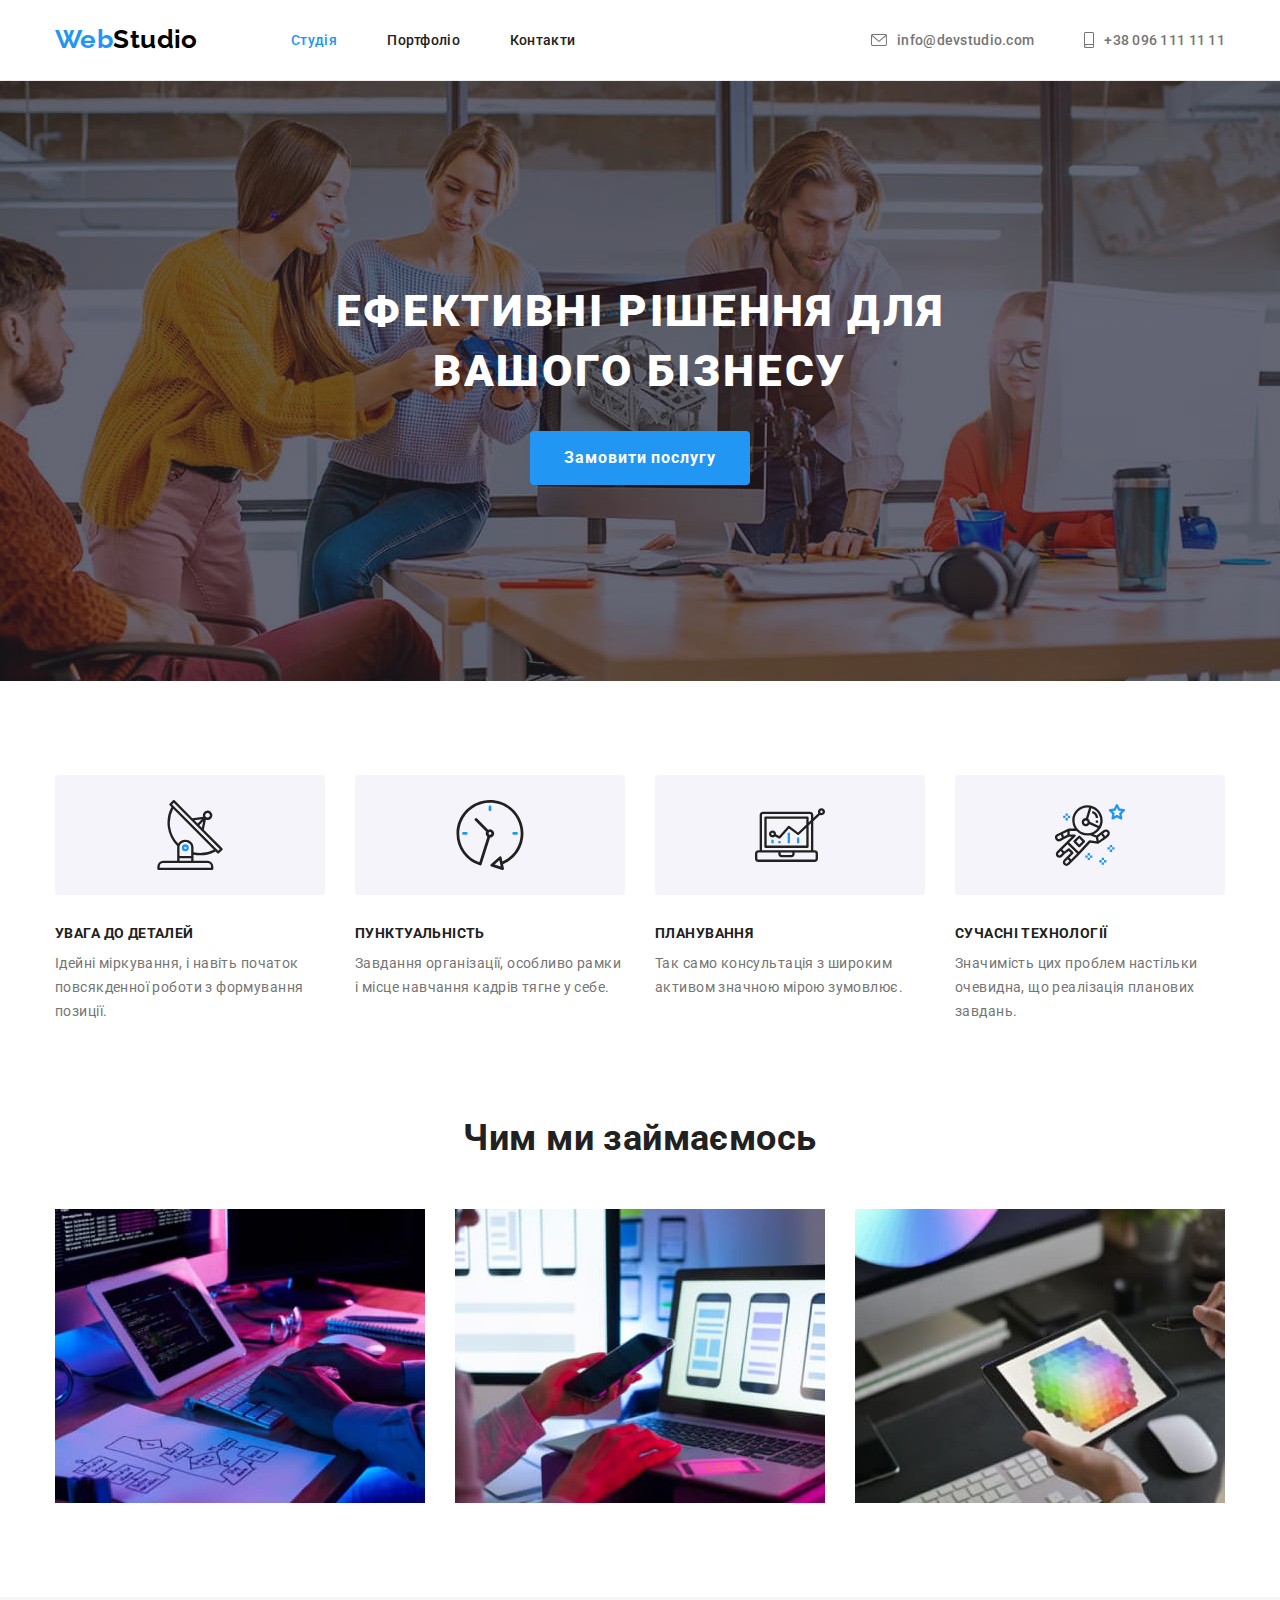
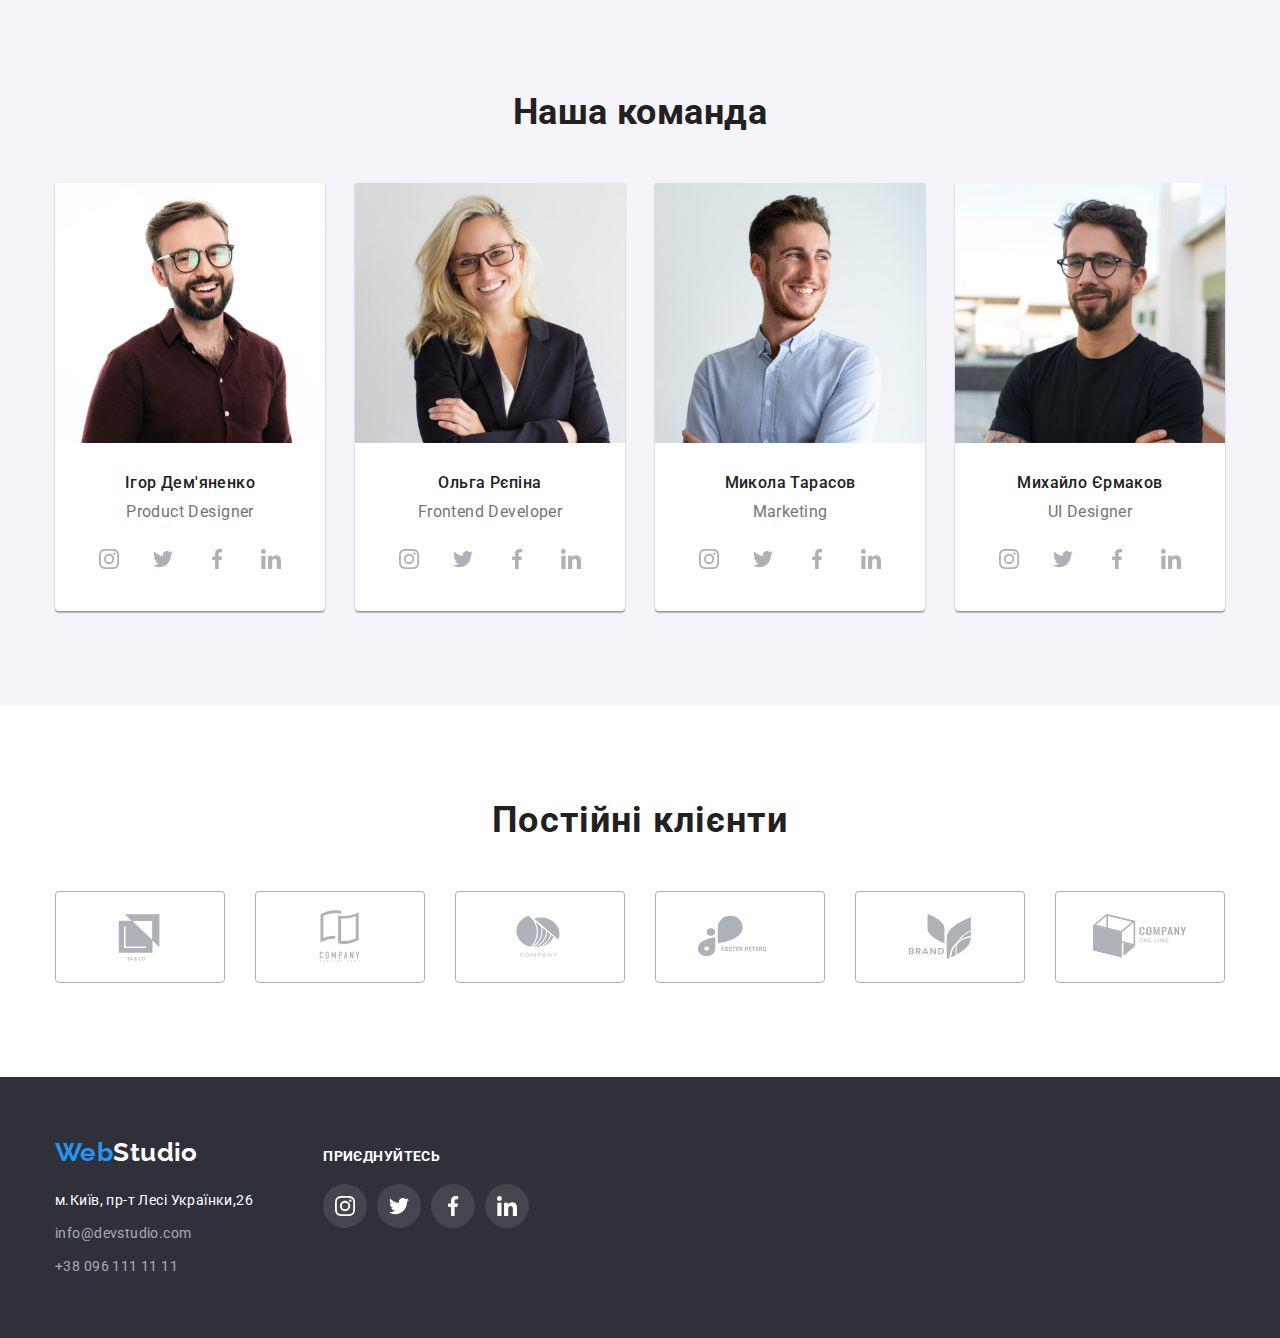
<file: index.html>
<!DOCTYPE html>
<html lang="uk">
  <head>
    <meta charset="UTF-8" />
    <meta http-equiv="X-UA-Compatible" content="IE=edge" />
    <meta name="viewport" content="width=device-width, initial-scale=1.0" />
    <title>WebStudio</title>
    <link rel="stylesheet" href="./css/morden-normalize.css" />
    <link rel="stylesheet" href="./css/styles.css" />
    <link rel="preconnect" href="https://fonts.googleapis.com" />
    <link rel="preconnect" href="https://fonts.gstatic.com" crossorigin />
    <link
      href="https://fonts.googleapis.com/css2?family=Raleway:wght@700&family=Roboto:wght@400;500;700;900&display=swap"
      rel="stylesheet"
    />
  </head>
  <body>
    <header class="page-header">
      <div class="container main-nav">
        <nav class="nav">
          <a href="./index.html" lang="en" class="logo"
            ><span class="logo-web">Web</span
            ><span class="logo-studio">Studio</span></a
          >
          <ul class="site-nav list">
            <li>
              <a href="./index.html" class="link-current">Студія</a>
            </li>
            <li>
              <a href="./portfolio.html" class="link">Портфоліо</a>
            </li>
            <li>
              <a href="#" class="link">Контакти</a>
            </li>
          </ul>
        </nav>
        <ul class="contacts-info list">
          <li>
            <a href="mailto:info@devstudio.com"
              ><svg width="16" height="12">
                <use href="./images/icons.svg#letter"></use></svg
              >info@devstudio.com</a
            >
          </li>
          <li>
            <a href="tel:+380961111111">
              <svg width="10" height="16">
                <use href="./images/icons.svg#smartphone"></use></svg
              >+38 096 111 11 11</a
            >
          </li>
        </ul>
      </div>
    </header>
    <main>
      <section class="hero">
        <div class="container">
          <h1 class="hero-tittle">Ефективні рішення для вашого бізнесу</h1>
          <button type="button" class="main-button">Замовити послугу</button>
        </div>
      </section>
      <section class="section">
        <div class="container">
          <ul class="flex-list list">
            <li class="item">
              <div class="section-card">
                <svg class="section-icon">
                  <use href="./images/icons.svg#antenna"></use>
                </svg>
              </div>
              <h3 class="section-tittle">Увага до деталей</h3>
              <p class="section-text">
                Ідейні міркування, і навіть початок повсякденної роботи з
                формування позиції.
              </p>
            </li>
            <li class="item">
              <div class="section-card">
                <svg class="section-icon">
                  <use href="./images/icons.svg#clock"></use>
                </svg>
              </div>
              <h3 class="section-tittle">Пунктуальність</h3>
              <p class="section-text">
                Завдання організації, особливо рамки і місце навчання кадрів
                тягне у себе.
              </p>
            </li>
            <li class="item">
              <div class="section-card">
                <svg class="section-icon">
                  <use href="./images/icons.svg#diagram"></use>
                </svg>
              </div>
              <h3 class="section-tittle">Планування</h3>
              <p class="section-text">
                Так само консультація з широким активом значною мірою зумовлює.
              </p>
            </li>
            <li class="item">
              <div class="section-card">
                <svg class="section-icon">
                  <use href="./images/icons.svg#astronaut"></use>
                </svg>
              </div>
              <h3 class="section-tittle">Сучасні технології</h3>
              <p class="section-text">
                Значимість цих проблем настільки очевидна, що реалізація
                планових завдань.
              </p>
            </li>
          </ul>
        </div>
      </section>
      <section class="section-photo">
        <div class="container">
          <h2 class="tittle-photo">Чим ми займаємось</h2>
          <ul class="flex-photo list">
            <li class="picture">
              <img
                class="flex-picture"
                src="./images/typingonlaptop.jpg"
                alt="набирають текст на ноутбуці"
                width="370"
              />
            </li>
            <li class="picture">
              <img
                class="flex-picture"
                src="./images/usingphone.jpg"
                alt="використовують телефон"
                width="370"
              />
            </li>
            <li class="picture">
              <img
                class="flex-picture"
                src="./images/usingipad.jpg"
                alt="використовують планшет"
                width="370"
              />
            </li>
          </ul>
        </div>
      </section>
      <section class="section-team">
        <div class="container">
          <h2 class="tittle-team">Наша команда</h2>
          <ul class="flex-team list">
            <li class="team-member">
              <img
                class="resume"
                src="./images/man1.jpg"
                alt="зображення Ігоря Дем'яненко"
                width="270"
              />
              <h3 class="team-name">Ігор Дем'яненко</h3>
              <p class="team-text">Product Designer</p>
              <ul class="team-link">
                <li>
                  <a class="team-items" href="#">
                    <svg width="20" height="20">
                      <use href="./images/icons.svg#instagram"></use>
                    </svg>
                  </a>
                </li>
                <li>
                  <a class="team-items" href="#">
                    <svg width="20" height="20">
                      <use href="./images/icons.svg#twitter"></use>
                    </svg>
                  </a>
                </li>
                <li>
                  <a class="team-items" href="#">
                    <svg width="20" height="20">
                      <use href="./images/icons.svg#facebook"></use>
                    </svg>
                  </a>
                </li>
                <li>
                  <a class="team-items" href="#">
                    <svg width="20" height="20">
                      <use href="./images/icons.svg#linkedin"></use>
                    </svg>
                  </a>
                </li>
              </ul>
            </li>
            <li class="team-member">
              <img
                class="resume"
                src="./images/woman2.jpg"
                alt="Зображення Ольги Рєпіной"
                width="270"
              />
              <h3 class="team-name">Ольга Рєпіна</h3>
              <p class="team-text">Frontend Developer</p>
              <ul class="team-link">
                <li>
                  <a class="team-items" href="#">
                    <svg width="20" height="20">
                      <use href="./images/icons.svg#instagram"></use>
                    </svg>
                  </a>
                </li>
                <li>
                  <a class="team-items" href="#">
                    <svg width="20" height="20">
                      <use href="./images/icons.svg#twitter"></use>
                    </svg>
                  </a>
                </li>
                <li>
                  <a class="team-items" href="#">
                    <svg width="20" height="20">
                      <use href="./images/icons.svg#facebook"></use>
                    </svg>
                  </a>
                </li>
                <li>
                  <a class="team-items" href="#">
                    <svg width="20" height="20">
                      <use href="./images/icons.svg#linkedin"></use>
                    </svg>
                  </a>
                </li>
              </ul>
            </li>
            <li class="team-member">
              <img
                class="resume"
                src="./images/man3.jpg"
                alt="Зображення Миколи Тарасова"
                width="270"
              />
              <h3 class="team-name">Микола Тарасов</h3>
              <p class="team-text">Marketing</p>

              <ul class="team-link">
                <li>
                  <a class="team-items" href="#">
                    <svg width="20" height="20">
                      <use href="./images/icons.svg#instagram"></use>
                    </svg>
                  </a>
                </li>
                <li>
                  <a class="team-items" href="#">
                    <svg width="20" height="20">
                      <use href="./images/icons.svg#twitter"></use>
                    </svg>
                  </a>
                </li>
                <li>
                  <a class="team-items" href="#">
                    <svg width="20" height="20">
                      <use href="./images/icons.svg#facebook"></use>
                    </svg>
                  </a>
                </li>
                <li>
                  <a class="team-items" href="#">
                    <svg width="20" height="20">
                      <use href="./images/icons.svg#linkedin"></use>
                    </svg>
                  </a>
                </li>
              </ul>
            </li>
            <li class="team-member">
              <img
                class="resume"
                src="./images/man4.jpg"
                alt="Зображення Михайла Єрмакова"
                width="270"
              />
              <h3 class="team-name">Михайло Єрмаков</h3>
              <p class="team-text">UI Designer</p>

              <ul class="team-link">
                <li>
                  <a class="team-items" href="#">
                    <svg width="20" height="20">
                      <use href="./images/icons.svg#instagram"></use>
                    </svg>
                  </a>
                </li>
                <li>
                  <a class="team-items" href="#">
                    <svg width="20" height="20">
                      <use href="./images/icons.svg#twitter"></use>
                    </svg>
                  </a>
                </li>
                <li>
                  <a class="team-items" href="#">
                    <svg width="20" height="20">
                      <use href="./images/icons.svg#facebook"></use>
                    </svg>
                  </a>
                </li>
                <li>
                  <a class="team-items" href="#">
                    <svg width="20" height="20">
                      <use href="./images/icons.svg#linkedin"></use>
                    </svg>
                  </a>
                </li>
              </ul>
            </li>
          </ul>
        </div>
      </section>
      <section class="section-link">
        <div class="container">
          <h2 class="tittle-clients">Постійні клієнти</h2>
          <ul class="clients-list list">
            <li class="clients-item">
              <a class="clients-link" href="#">
                <svg width="106" height="60">
                  <use href="./images/icons.svg#Logo1"></use>
                </svg>
              </a>
            </li>
            <li class="clients-item">
              <a class="clients-link" href="#">
                <svg width="106" height="60">
                  <use href="./images/icons.svg#Logo2"></use>
                </svg>
              </a>
            </li>
            <li class="clients-item">
              <a class="clients-link" href="#">
                <svg width="106" height="60">
                  <use href="./images/icons.svg#Logo-3"></use>
                </svg>
              </a>
            </li>
            <li class="clients-item">
              <a class="clients-link" href="#">
                <svg width="106" height="60">
                  <use href="./images/icons.svg#Logo4"></use>
                </svg>
              </a>
            </li>
            <li class="clients-item">
              <a class="clients-link" href="#">
                <svg width="106" height="60">
                  <use href="./images/icons.svg#Logo5"></use>
                </svg>
              </a>
            </li>
            <li class="clients-item">
              <a class="clients-link" href="#">
                <svg width="106" height="60">
                  <use href="./images/icons.svg#Logo6"></use>
                </svg>
              </a>
            </li>
          </ul>
        </div>
      </section>
    </main>
    <footer class="page-footer">
      <div class="footer-container container">
        <div class="container-one">
          <a href="./index.html" lang="en" class="logo-footer"
            ><span class="logo-web">Web</span
            ><span class="footer-logo-studio">Studio</span></a
          >
          <address class="contact-footer">
            <ul class="footer-list list">
              <li>
                <a
                  class="address"
                  href="https://goo.gl/maps/CPtrU1FHBa2aNyZL9"
                  target="_blank"
                  rel="noopener noreferrer nofollow"
                  >м.Київ, пр-т Лесі Українки,26</a
                >
              </li>
              <li>
                <a href="mailto:info@devstudio.com">info@devstudio.com</a>
              </li>
              <li>
                <a href="tel:+380961111111">+38 096 111 11 11</a>
              </li>
            </ul>
          </address>
        </div>
        <div class="container-two">
          <p class="footer-tittle">Приєднуйтесь</p>
          <ul class="footer-link list">
            <li>
              <a class="social-items" href="#">
                <svg width="20" height="20">
                  <use href="./images/icons.svg#instagram"></use>
                </svg>
              </a>
            </li>
            <li>
              <a class="social-items" href="#">
                <svg width="20" height="20">
                  <use href="./images/icons.svg#twitter"></use>
                </svg>
              </a>
            </li>
            <li>
              <a class="social-items" href="#">
                <svg width="20" height="20">
                  <use href="./images/icons.svg#facebook"></use>
                </svg>
              </a>
            </li>
            <li>
              <a class="social-items" href="#">
                <svg width="20" height="20">
                  <use href="./images/icons.svg#linkedin"></use>
                </svg>
              </a>
            </li>
          </ul>
        </div>
      </div>
    </footer>
  </body>
</html>
</file>
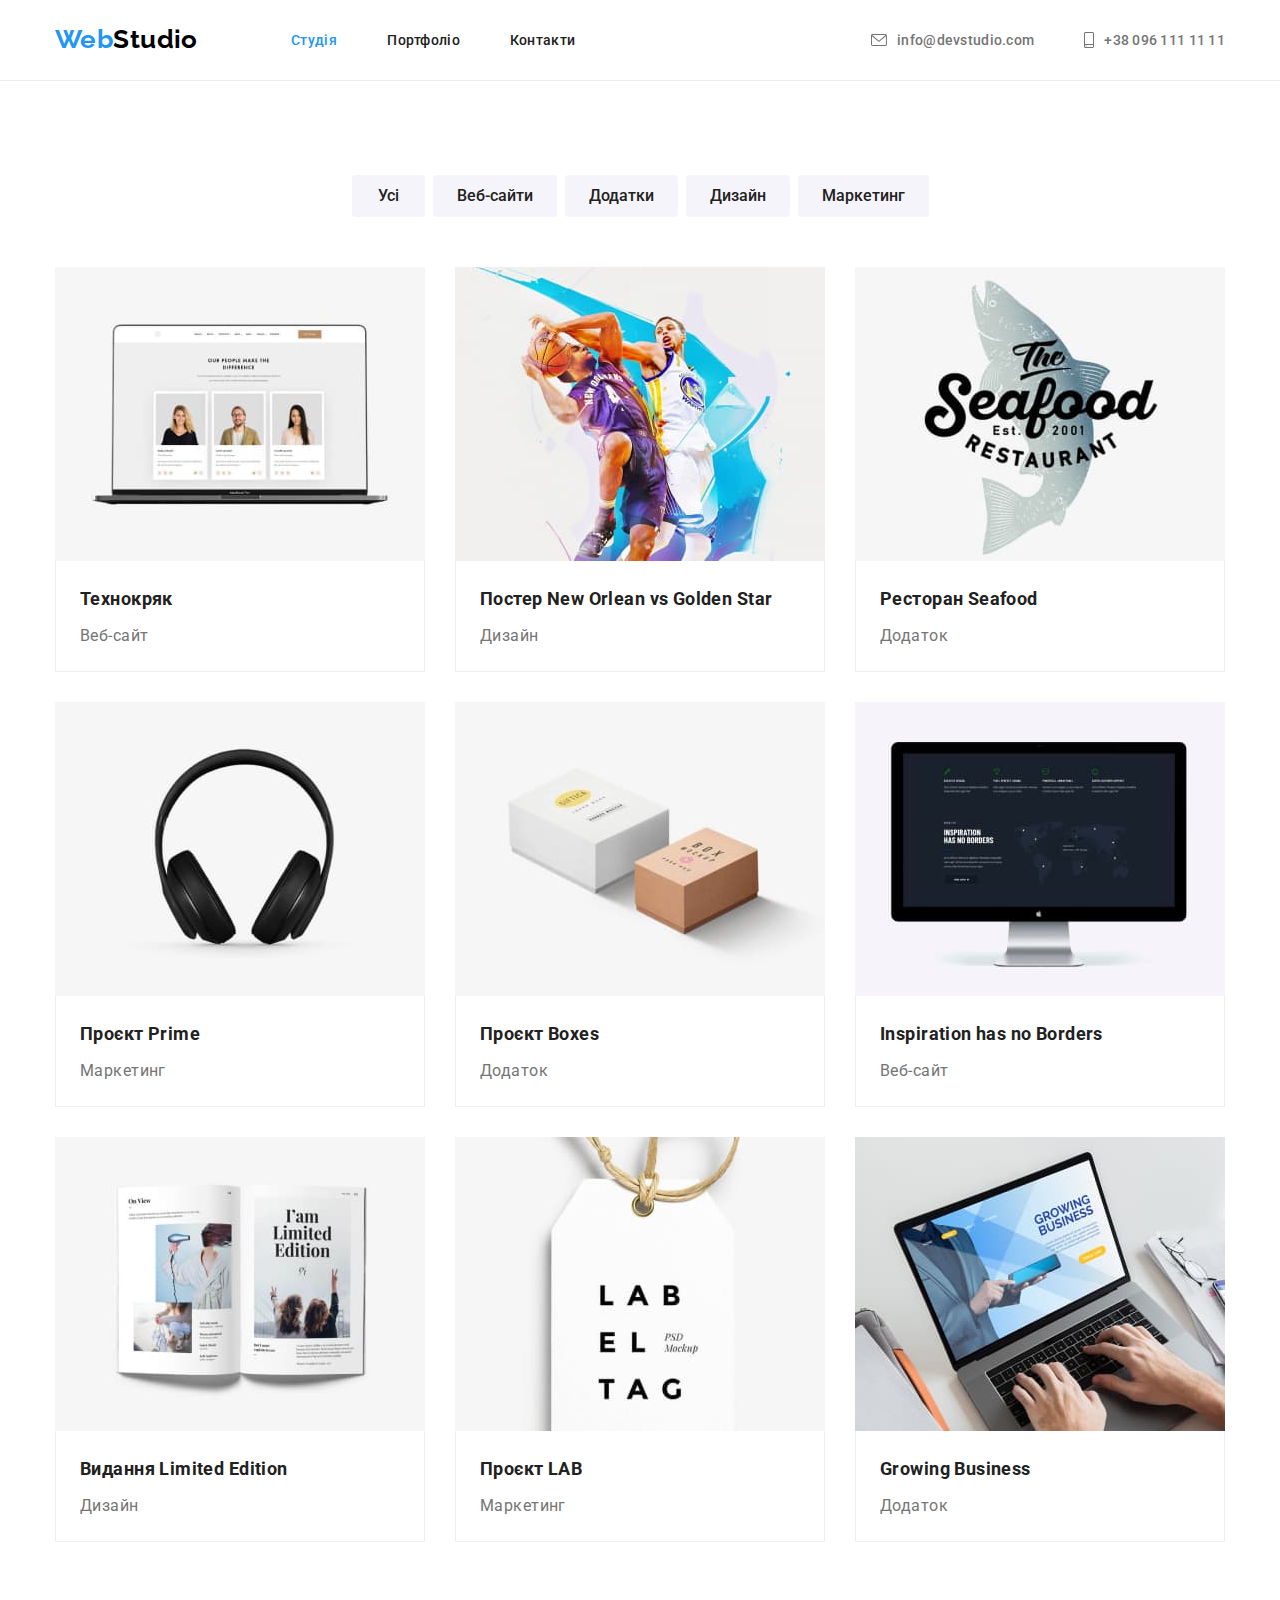
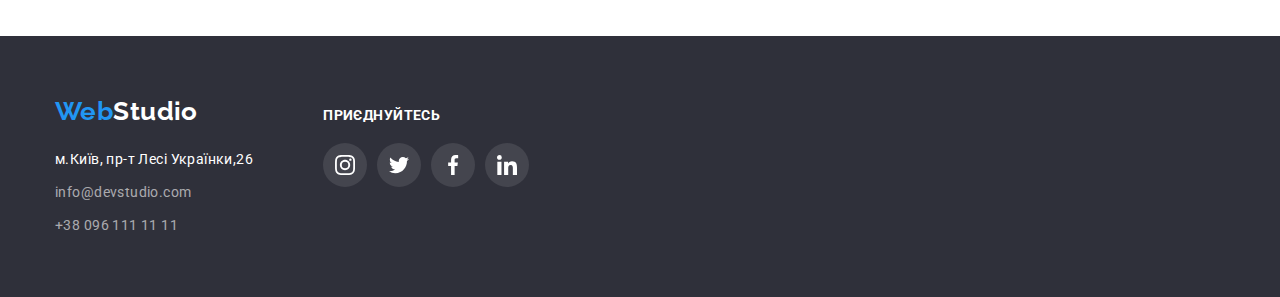
<file: portfolio.html>
<!DOCTYPE html>
<html lang="uk">
  <head>
    <meta charset="UTF-8" />
    <meta http-equiv="X-UA-Compatible" content="IE=edge" />
    <meta name="viewport" content="width=device-width, initial-scale=1.0" />
    <title>WebStudio</title>
    <link rel="stylesheet" href="./css/morden-normalize.css" />
    <link rel="stylesheet" href="./css/styles.css" />
    <link rel="preconnect" href="https://fonts.googleapis.com" />
    <link rel="preconnect" href="https://fonts.gstatic.com" crossorigin />
    <link
    href="https://fonts.googleapis.com/css2?family=Raleway:wght@700&family=Roboto:wght@400;500;700;900&display=swap"
    rel="stylesheet"
  </head>
  <body>
    <header class="page-header">
      <div class="container main-nav">
        <nav class="nav">
          <a href="./index.html" lang="en" class="logo"
            ><span class="logo-web">Web</span
            ><span class="logo-studio">Studio</span></a
          >
          <ul class="site-nav list">
            <li>
              <a href="./index.html" class="link-current">Студія</a>
            </li>
            <li>
              <a href="./portfolio.html" class="link">Портфоліо</a>
            </li>
            <li>
              <a href="#" class="link">Контакти</a>
            </li>
          </ul>
        </nav>
        <ul class="contacts-info list">
          <li>
            <a href="mailto:info@devstudio.com"
              ><svg width="16" height="12">
                <use href="./images/icons.svg#letter"></use></svg
              >info@devstudio.com</a
            >
          </li>
          <li>
            <a href="tel:+380961111111">
              <svg width="10" height="16">
                <use href="./images/icons.svg#smartphone"></use></svg
              >+38 096 111 11 11</a
            >
          </li>
        </ul>
      </div>
    </header>
    <main>
      <section class="section">
        <div class="container">
          <h1 class="portfolio-tittle">Наші проєкти</h1>
          <ul class="flex-button list">
            <li>
              <button type="button" class="button">Усі</button>
            </li>
            <li>
              <button type="button" class="button">Веб-сайти</button>
            </li>
            <li>
              <button type="button" class="button">Додатки</button>
            </li>
            <li>
              <button type="button" class="button">Дизайн</button>
            </li>
            <li>
              <button type="button" class="button">Маркетинг</button>
            </li>
          </ul>
          <ul class="flex-container list">
            <li class="element">
              <a class="element-link" href="#">
                <img
                  class="element-img"
                  src="./images/portfolio1.jpg"
                  alt="Ноутбук"
                  width="370"
                />
                <div class="portf-item">
                  <h3 class="option-tittle">Технокряк</h3>
                  <p class="option-text">Веб-сайт</p>
                </div>
              </a>
            </li>
            <li class="element">
              <a class="element-link" href="#">
                <img
                  class="element-img"
                  src="./images/portfolio2.jpg"
                  alt="Постер гравців в баскетбол"
                  width="370"
                />
                <div class="portf-item">
                  <h3 class="option-tittle">
                    Постер New Orlean vs Golden Star
                  </h3>
                  <p class="option-text">Дизайн</p>
                </div>
              </a>
            </li>
            <li class="element">
              <a class="element-link" href="#">
                <img
                  class="element-img"
                  src="./images/portfolio3.jpg"
                  alt="Постер ресторану"
                  width="370"
                />
                <div class="portf-item">
                  <h3 class="option-tittle">Ресторан Seafood</h3>
                  <p class="option-text">Додаток</p>
                </div>
              </a>
            </li>
            <li class="element">
              <a class="element-link" href="#">
                <img
                  class="element-img"
                  src="./images/portfolio4.jpg"
                  alt="Навушники"
                  width="370"
                />
                <div class="portf-item">
                  <h3 class="option-tittle">Проєкт Prime</h3>
                  <p class="option-text">Маркетинг</p>
                </div>
              </a>
            </li>
            <li class="element">
              <a class="element-link" href="#">
                <img
                  class="element-img"
                  src="./images/portfolio5.jpg"
                  alt="Дві коробки"
                  width="370"
                />
                <div class="portf-item">
                  <h3 class="option-tittle">Проєкт Boxes</h3>
                  <p class="option-text">Додаток</p>
                </div>
              </a>
            </li>
            <li class="element">
              <a class="element-link" href="#">
                <img
                  class="element-img"
                  src="./images/portfolio6.jpg"
                  alt="Комп'ютер"
                  width="370"
                />
                <div class="portf-item">
                  <h3 class="option-tittle">Inspiration has no Borders</h3>
                  <p class="option-text">Веб-сайт</p>
                </div>
              </a>
            </li>
            <li class="element">
              <a class="element-link" href="#">
                <img
                  class="element-img"
                  src="./images/portfolio7.jpg"
                  alt="Відкритий журнал"
                  width="370"
                />
                <div class="portf-item">
                  <h3 class="option-tittle">Видання Limited Edition</h3>
                  <p class="option-text">Дизайн</p>
                </div>
              </a>
            </li>
            <li class="element">
              <a class="element-link" href="#">
                <img
                  class="element-img"
                  src="./images/portfolio8.jpg"
                  alt="Етикетка"
                  width="370"
                />
                <div class="portf-item">
                  <h3 class="option-tittle">Проєкт LAB</h3>
                  <p class="option-text">Маркетинг</p>
                </div>
              </a>
            </li>
            <li class="element">
              <a class="element-link" href="#">
                <img
                  class="element-img"
                  src="./images/portfolio9.jpg"
                  alt="Робота за ноутбуком"
                  width="370"
                />
                <div class="portf-item">
                  <h3 class="option-tittle">Growing Business</h3>
                  <p class="option-text">Додаток</p>
                </div>
              </a>
            </li>
          </ul>
        </div>
      </section>
    </main>
    <footer class="page-footer">
      <div class="footer-container container">
        <div class="container-one">
          <a href="./index.html" lang="en" class="logo-footer"
            ><span class="logo-web">Web</span
            ><span class="footer-logo-studio">Studio</span></a
          >
          <address class="contact-footer">
            <ul class="footer-list list">
              <li>
                <a
                  class="address"
                  href="https://goo.gl/maps/CPtrU1FHBa2aNyZL9"
                  target="_blank"
                  rel="noopener noreferrer nofollow"
                  >м.Київ, пр-т Лесі Українки,26</a
                >
              </li>
              <li>
                <a href="mailto:info@devstudio.com">info@devstudio.com</a>
              </li>
              <li>
                <a href="tel:+380961111111">+38 096 111 11 11</a>
              </li>
            </ul>
          </address>
        </div>
        <div class="container-two">
          <p class="footer-tittle">Приєднуйтесь</p>
          <ul class="footer-link list">
            <li>
              <a class="social-items" href="#">
                <svg width="20" height="20">
                  <use href="./images/icons.svg#instagram"></use>
                </svg>
              </a>
            </li>
            <li>
              <a class="social-items" href="#">
                <svg width="20" height="20">
                  <use href="./images/icons.svg#twitter"></use>
                </svg>
              </a>
            </li>
            <li>
              <a class="social-items" href="#">
                <svg width="20" height="20">
                  <use href="./images/icons.svg#facebook"></use>
                </svg>
              </a>
            </li>
            <li>
              <a class="social-items" href="#">
                <svg width="20" height="20">
                  <use href="./images/icons.svg#linkedin"></use>
                </svg>
              </a>
            </li>
          </ul>
        </div>
      </div>
    </footer>
  </body>
</html>
</file>
<file: css/styles.css>
:root {
  --primery-text-color: #757575;
  --tittle-text-color: #212121;
  --accent-color: #2196f3;
}
body {
  color: var(--primery-text-color);
  background-color: #ffffff;
  font-family: Roboto;
  font-size: 14px;
  letter-spacing: 0.03em;
}
ul {
  list-style: none;
}
.list {
  padding: 0;
  margin: 0;
}
p,
h1,
h2,
h3 {
  margin: 0;
  padding: 0;
}
.page-header {
  border-bottom: 1px solid #ececec;
}
.main-nav {
  display: flex;
  align-items: center;
}
.nav {
  display: flex;
}
.logo {
  font-family: "Raleway";
  color: black;
  font-weight: 700;
  font-size: 26px;
  line-height: 31px;
  text-decoration: none;
  padding: 24px 0;
}
.logo-web {
  color: #2196f3;
}
.site-nav {
  display: flex;
  margin-left: 93px;
  gap: 50px;
}

.site-nav .link {
  display: block;
  padding-top: 32px;
  padding-bottom: 32px;
  color: #212121;
  font-size: 14px;
  line-height: 16px;
  letter-spacing: 0.02em;
  text-decoration: none;
  font-weight: 500;
}
.site-nav .link:hover,
.site-nav .link:focus {
  color: var(--accent-color);
}
.site-nav .link-current {
  display: block;
  padding-top: 32px;
  padding-bottom: 32px;
  color: var(--accent-color);
  text-decoration: none;
  font-weight: 500;
}
.contacts-info {
  display: flex;
  margin-left: auto;
  gap: 50px;
}

.contacts-info a {
  display: flex;
  gap: 10px;
  align-items: center;
  padding-top: 32px;
  padding-bottom: 32px;
  color: var(--primery-text-color);
  fill: var(--primery-text-color);
  font-size: 14px;
  line-height: 16px;
  letter-spacing: 0.02em;
  text-decoration: none;
  font-weight: 500;
}
.contacts-info a:hover,
.contacts-info a:focus {
  color: var(--accent-color);
  fill: var(--accent-color);
}
/*hero-tittle*/
.hero {
  background-color: #2f303a;
  text-align: center;
  padding-top: 200px;
  padding-bottom: 200px;
  background-image: linear-gradient(
      to right,
      rgba(47, 48, 58, 0.4),
      rgba(47, 48, 58, 0.4)
    ),
    url(../images/section-tittle.jpg);
  height: 600px;
  max-width: 1600px;
  margin-left: auto;
  margin-right: auto;
  background-size: cover;
  background-repeat: no-repeat;
  background-position: center;
}
.hero-tittle {
  letter-spacing: 0.06em;
  text-transform: uppercase;
  color: #ffffff;
  font-weight: 900;
  font-size: 44px;
  line-height: 60px;
  width: 696px;
  margin: 0 auto 30px;
}
/*button*/
.main-button {
  border-radius: 4px;
  padding: 10px 32px;
  min-width: 216px;
  color: #ffffff;
  background-color: #2196f3;
  border-color: transparent;
  cursor: pointer;
  font-weight: 700;
  font-size: 16px;
  line-height: 30px;
  letter-spacing: 0.06em;
  text-align: center;
}
.section {
  padding-top: 94px;
  padding-bottom: 94px;
}
.flex-list {
  display: flex;
}
.flex-list .item {
  width: 270px;
  margin-right: 30px;
}
.flex-list .item:nth-child(4n) {
  margin-right: 0;
}
.section-card {
  display: flex;
  background-color: #f5f4fa;
  height: 120px;
  justify-content: center;
  align-items: center;
  margin-bottom: 30px;
  border-radius: 4px;
}
.section-icon {
  width: 70px;
  height: 70px;
}
.flex-photo {
  display: flex;
  justify-content: center;
}
.flex-picture {
  display: block;
  max-width: 100%;
  height: auto;
}
.picture {
  margin-right: 30px;
}
.picture:nth-child(3n) {
  margin-right: 0;
}
.flex-team {
  display: flex;
}
.team-member {
  background-color: #ffffff;
  width: 270px;
  margin-right: 30px;
  box-shadow: 0px 1px 3px rgba(0, 0, 0, 0.12), 0px 1px 1px rgba(0, 0, 0, 0.14),
    0px 2px 1px rgba(0, 0, 0, 0.2);
  border-radius: 0px 0px 4px 4px;
}
.team-member:nth-child(4n) {
  margin-right: 0;
}
.resume {
  display: block;
  max-width: 100%;
  height: auto;
}

/*section-tittle*/
.section-tittle {
  color: var(--tittle-text-color);
  font-weight: 700;
  font-size: 14px;
  line-height: 16px;
  text-transform: uppercase;
  margin-top: 0;
  margin-bottom: 10px;
}
.section-text {
  font-size: 14px;
  line-height: 24px;
  margin-top: 0;
  margin-bottom: 0;
}
.section-photo {
  padding-bottom: 94px;
}

.tittle-photo {
  color: var(--tittle-text-color);
  font-weight: 700;
  font-size: 36px;
  line-height: 42px;
  margin-top: 0;
  margin-bottom: 50px;
  text-align: center;
}
.section-team {
  background-color: #f5f4fa;
  padding-top: 94px;
  padding-bottom: 94px;
}
.tittle-team {
  color: var(--tittle-text-color);
  font-weight: 700;
  font-size: 36px;
  line-height: 42px;
  margin-top: 0;
  margin-bottom: 50px;
  text-align: center;
}
.team-name {
  color: var(--tittle-text-color);
  font-weight: 500;
  font-size: 16px;
  line-height: 19px;
  margin-top: 0;
  margin-bottom: 10px;
  text-align: center;
  padding-top: 30px;
}
.team-text {
  font-weight: 400;
  font-size: 16px;
  line-height: 19px;
  margin-top: 0;
  margin-bottom: 16px;
  text-align: center;
}
.team-link {
  display: flex;
  align-items: center;
  gap: 10px;
  padding-bottom: 30px;
  padding-left: 0;
  justify-content: center;
}
.team-items {
  width: 44px;
  height: 44px;
  fill: #afb1b8;
  background-color: #ffffff;
  display: flex;
  align-items: center;
  justify-content: center;
  border-radius: 50%;
}
.team-items:hover,
.team-items:focus {
  fill: #ffffff;
  background-color: var(--accent-color);
}
.section-link {
  background-color: #ffffff;
  padding-top: 94px;
  padding-bottom: 94px;
}
.tittle-clients {
  font-weight: 700;
  font-size: 36px;
  line-height: 42px;
  text-align: center;
  letter-spacing: 0.03em;
  color: #212121;
  margin-bottom: 50px;
}
.clients-list {
  display: flex;
  gap: 30px;
}
.clients-item {
  width: 170px;
  height: 92px;
}
.clients-link {
  display: flex;
  align-items: center;
  justify-content: center;
  width: 100%;
  height: 100%;
  fill: #afb1b8;
  border: 1px solid #afb1b8;
  border-radius: 4px;
}
.clients-link:hover,
.clients-link:focus {
  fill: var(--accent-color);
  border-color: var(--accent-color);
}

.portfolio-tittle {
  display: none;
}
.button {
  color: #212121;
  background-color: #f5f4fa;
  border-color: transparent;
  cursor: pointer;
  font-weight: 500;
  font-size: 16px;
  line-height: 26px;
  border-radius: 4px;
  padding: 6px 22px;
  min-width: 73px;
  text-align: center;
}
.button:hover,
.button:focus {
  color: white;
  background-color: #2196f3;
  box-shadow: 0px 3px 1px rgba(0, 0, 0, 0.1), 0px 1px 2px rgba(0, 0, 0, 0.08),
    0px 2px 2px rgba(0, 0, 0, 0.12);
}
.option-tittle {
  color: var(--tittle-text-color);
  font-weight: 700;
  font-size: 18px;
  line-height: 36px;
  margin-bottom: 4px;
}
.option-text {
  font-weight: 400;
  font-size: 16px;
  line-height: 30px;
}
.page-footer {
  background-color: #2f303a;
  color: rgba(255, 255, 255, 0.6);
  padding-top: 60px;
  padding-bottom: 60px;
}
.footer-logo-studio {
  color: #ffffff;
  font-weight: 700;
  font-size: 26px;
  line-height: 31px;
}
.logo-footer {
  display: inline-block;
  margin-bottom: 20px;
  font-family: "Raleway";
  color: black;
  font-weight: 700;
  font-size: 26px;
  line-height: 31px;
  text-decoration: none;
}
.contact-footer a {
  color: rgba(255, 255, 255, 0.6);
  font-size: 14px;
  line-height: 24px;
  text-decoration: none;
  font-style: normal;
}
.contact-footer a:hover,
.contact-footer a:focus {
  color: var(--accent-color);
}
.contact-footer .address {
  color: #ffffff;
}
.footer-list {
  display: flex;
  flex-direction: column;
  gap: 9px;
}
.footer-tittle {
  color: #ffffff;
  text-transform: uppercase;
  margin-bottom: 20px;
  font-weight: 700;
  font-size: 14px;
  line-height: 16px;
  letter-spacing: 0.03em;
}
.footer-link {
  display: flex;
  align-items: center;
  gap: 10px;
}
.social-items {
  width: 44px;
  height: 44px;
  fill: #ffffff;
  background-color: rgba(255, 255, 255, 0.1);
  display: flex;
  align-items: center;
  justify-content: center;
  border-radius: 50%;
}
.social-items:hover,
.social-items:focus {
  background-color: var(--accent-color);
}

.footer-container {
  display: flex;
  align-items: baseline;
}
.container-two {
  margin-left: 70px;
}
.container {
  margin-left: auto;
  margin-right: auto;
  width: 1200px;
  padding-left: 15px;
  padding-right: 15px;
}
.flex-button {
  display: flex;
  justify-content: center;
  margin-bottom: 50px;
  gap: 8px;
}

.flex-container {
  display: flex;
  flex-wrap: wrap;
}
.element {
  width: 370px;
  margin-right: 30px;
  margin-bottom: 30px;
}
.element-link {
  display: block;
  text-decoration: none;
  color: #757575;
}
.element-link:hover,
.element-link:focus {
  box-shadow: 0px 1px 1px rgba(0, 0, 0, 0.12), 0px 4px 4px rgba(0, 0, 0, 0.06),
    1px 4px 6px rgba(0, 0, 0, 0.16);
}

.element:nth-child(3n) {
  margin-right: 0;
}
.element:nth-last-child(-n + 3) {
  margin-bottom: 0;
}
.portf-item {
  padding: 20px 24px;
  border: 1px solid #eeeeee;
  border-top: none;
}
.element-img {
  display: block;
  max-width: 100%;
  height: auto;
}
</file>
